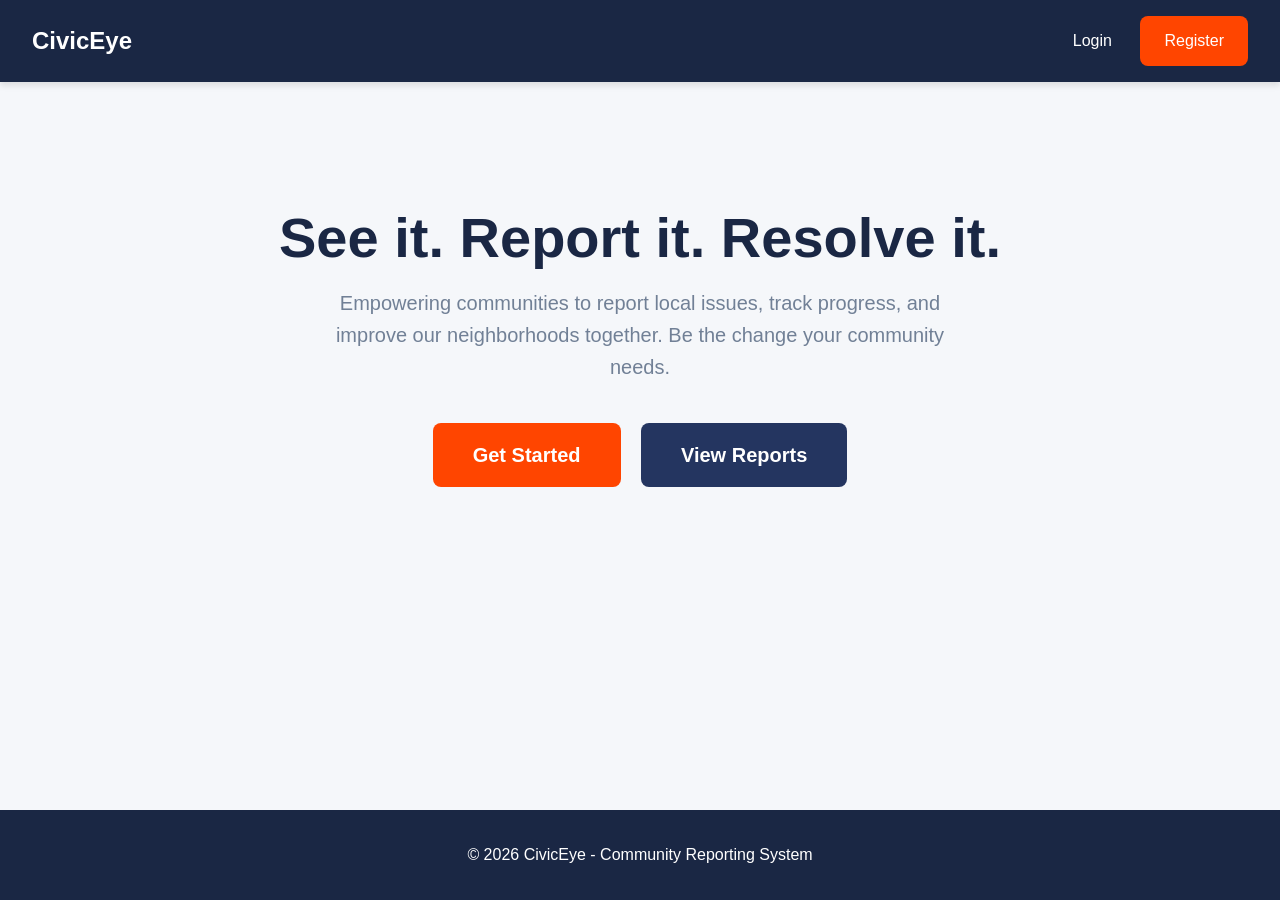
<file: index.html>
<!DOCTYPE html>
<html lang="en">

<head>
    <meta charset="UTF-8">
    <meta name="viewport" content="width=device-width, initial-scale=1.0">
    <title>CivicEye - Community Reporting System</title>
    <link rel="stylesheet" href="css/style.css">
</head>

<body>
    <nav class="navbar">
        <a href="index.html" class="logo">CivicEye</a>
        <div class="nav-links">
            <a href="login.html">Login</a>
            <a href="register.html" class="btn">Register</a>
        </div>
    </nav>

    <div class="container" style="text-align: center; margin-top: 10vh;">
        <h1 style="font-size: 3.5rem; color: var(--navy); margin-bottom: 1rem; line-height: 1.2;">See it. Report it.
            Resolve it.</h1>
        <p
            style="font-size: 1.25rem; color: var(--muted); margin-bottom: 2.5rem; max-width: 650px; margin-left: auto; margin-right: auto;">
            Empowering communities to report local issues, track progress, and improve our neighborhoods together. Be
            the change your community needs.
        </p>
        <div>
            <a href="register.html" class="btn"
                style="font-size: 1.25rem; padding: 1rem 2.5rem; margin-right: 1rem;">Get Started</a>
            <a href="dashboard.php" class="btn btn-secondary" style="font-size: 1.25rem; padding: 1rem 2.5rem;">View
                Reports</a>
        </div>
    </div>

    <footer>
        <p>&copy; 2026 CivicEye - Community Reporting System</p>
    </footer>
    <script src="js/script.js"></script>
</body>

</html>
</file>
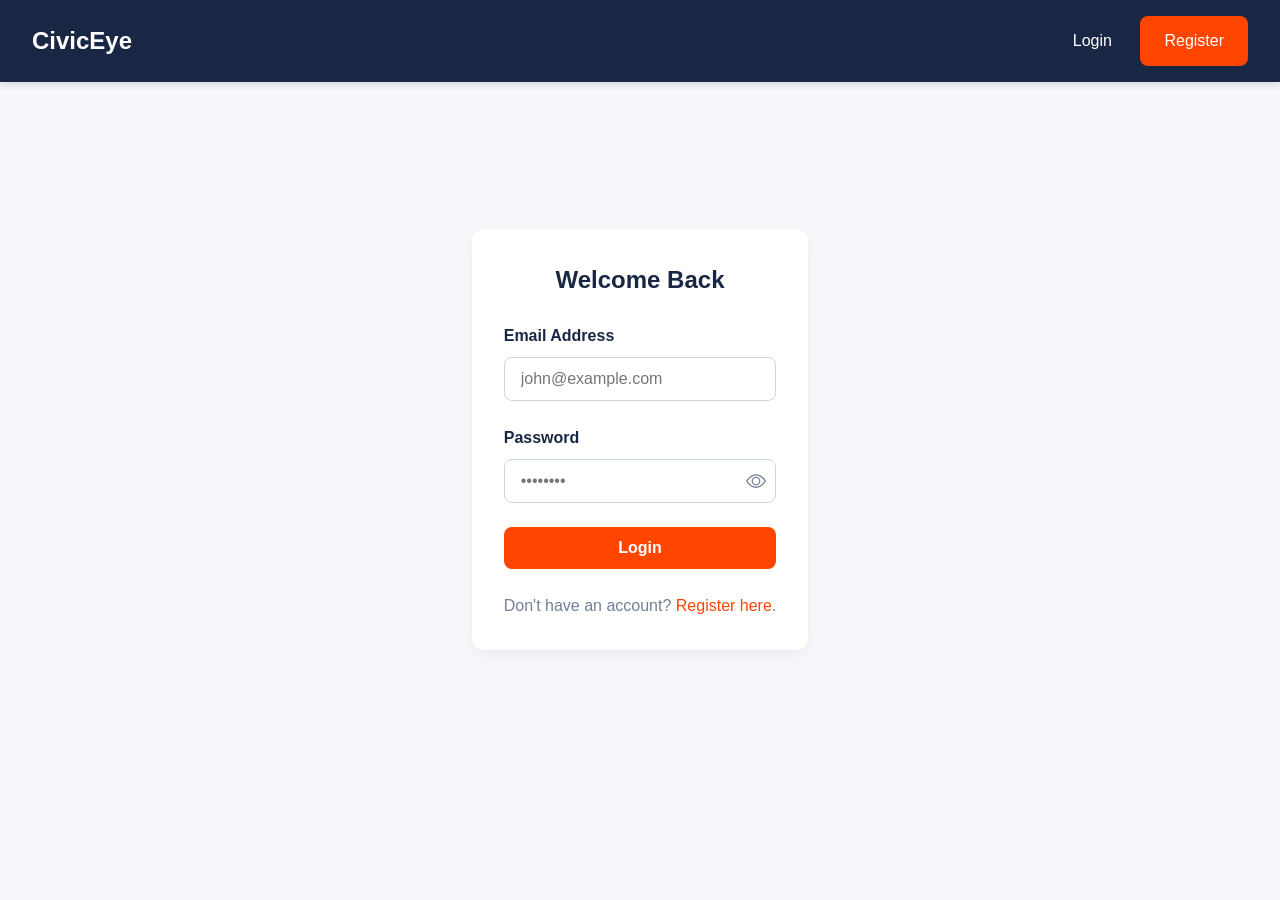
<file: login.html>
<!DOCTYPE html>
<html lang="en">
<head>
    <meta charset="UTF-8">
    <meta name="viewport" content="width=device-width, initial-scale=1.0">
    <title>Login - CivicEye</title>
    <link rel="stylesheet" href="css/style.css">
</head>
<body>
    <nav class="navbar">
        <a href="index.php" class="logo">CivicEye</a>
        <div class="nav-links">
            <a href="login.php">Login</a>
            <a href="register.php" class="btn">Register</a>
        </div>
    </nav>

    <div class="container auth-wrapper">
        <div class="card auth-card">
            <h2 style="text-align: center; margin-bottom: 1.5rem;">Welcome Back</h2>
            
            <form action="login.php" method="POST">
                <div class="form-group">
                    <label for="email">Email Address</label>
                    <input type="email" id="email" name="email" required placeholder="john@example.com">
                </div>
                
                <div class="form-group password-group">
                    <label for="password">Password</label>
                    <div class="password-wrapper">
                        <input type="password" id="password" name="password" required placeholder="••••••••">
                        <button type="button" class="eye-toggle" aria-label="Toggle password visibility">
                            <svg xmlns="http://www.w3.org/2000/svg" width="20" height="20" fill="currentColor" viewBox="0 0 16 16">
                                <path d="M16 8s-3-5.5-8-5.5S0 8 0 8s3 5.5 8 5.5S16 8 16 8zM1.173 8a13.133 13.133 0 0 1 1.66-2.043C4.12 4.668 5.88 3.5 8 3.5c2.12 0 3.879 1.168 5.168 2.457A13.133 13.133 0 0 1 14.828 8c-.058.087-.122.183-.195.288-.335.48-.83 1.12-1.465 1.755C11.879 11.332 10.119 12.5 8 12.5c-2.12 0-3.879-1.168-5.168-2.457A13.134 13.134 0 0 1 1.172 8z"/>
                                <path d="M8 5.5a2.5 2.5 0 1 0 0 5 2.5 2.5 0 0 0 0-5zM4.5 8a3.5 3.5 0 1 1 7 0 3.5 3.5 0 0 1-7 0z"/>
                            </svg>
                        </button>
                    </div>
                </div>
                
                <button type="submit" class="btn" style="width: 100%;">Login</button>
                
                <p style="text-align: center; margin-top: 1.5rem; color: var(--muted);">
                    Don't have an account? <a href="register.php">Register here</a>.
                </p>
            </form>
        </div>
    </div>

    <script src="js/script.js"></script>
</body>
</html>
</file>
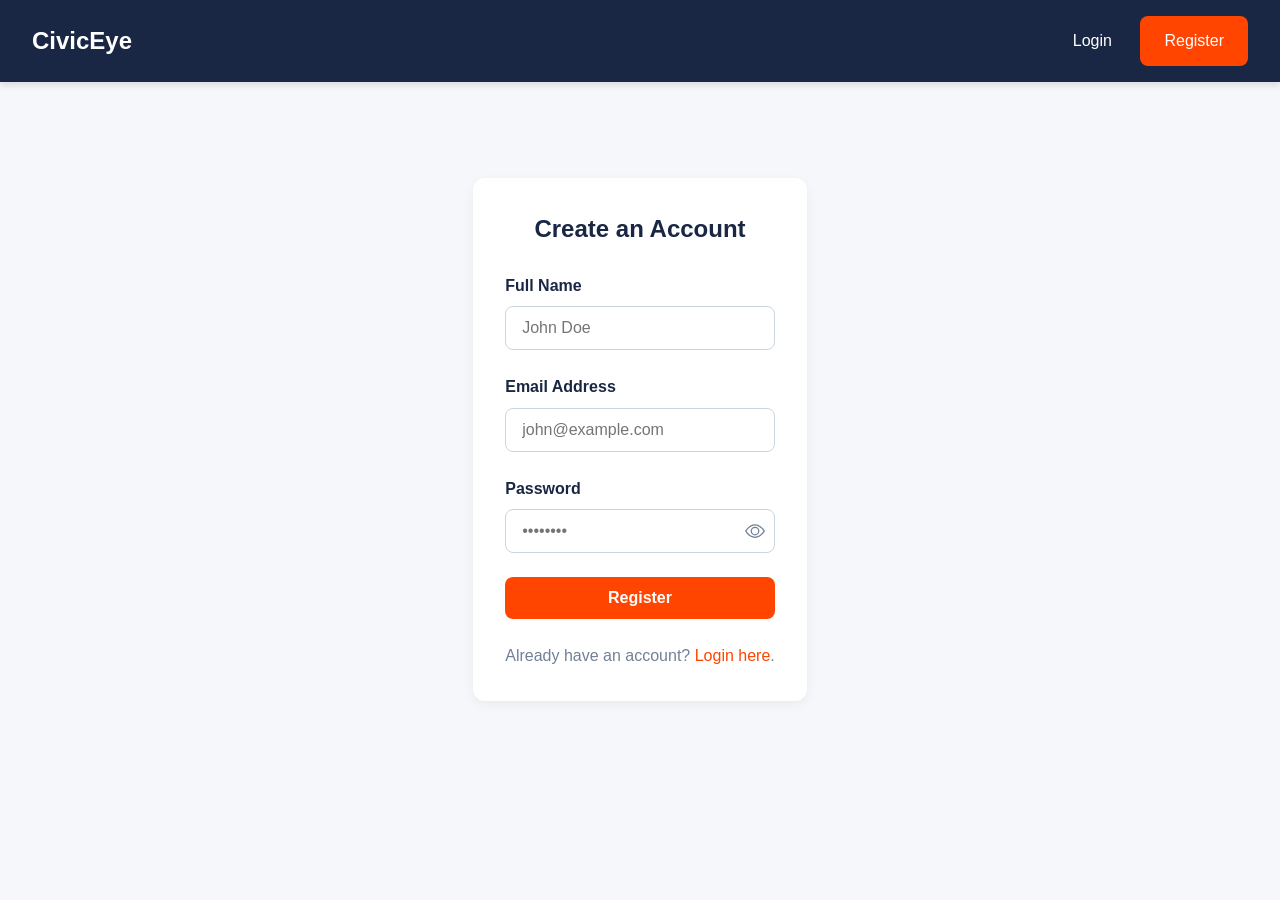
<file: register.html>
<!DOCTYPE html>
<html lang="en">

<head>
    <meta charset="UTF-8">
    <meta name="viewport" content="width=device-width, initial-scale=1.0">
    <title>Register - CivicEye</title>
    <link rel="stylesheet" href="css/style.css">
</head>

<body>
    <nav class="navbar">
        <a href="index.php" class="logo">CivicEye</a>
        <div class="nav-links">
            <a href="login.php">Login</a>
            <a href="register.php" class="btn">Register</a>
        </div>
    </nav>

    <div class="container auth-wrapper">
        <div class="card auth-card">
            <h2 style="text-align: center; margin-bottom: 1.5rem;">Create an Account</h2>

            <form action="register.php" method="POST">
                <div class="form-group">
                    <label for="name">Full Name</label>
                    <input type="text" id="name" name="name" required placeholder="John Doe">
                </div>

                <div class="form-group">
                    <label for="email">Email Address</label>
                    <input type="email" id="email" name="email" required placeholder="john@example.com">
                </div>

                <div class="form-group password-group">
                    <label for="password">Password</label>
                    <div class="password-wrapper">
                        <input type="password" id="password" name="password" required placeholder="••••••••">
                        <button type="button" class="eye-toggle" aria-label="Toggle password visibility">
                            <svg xmlns="http://www.w3.org/2000/svg" width="20" height="20" fill="currentColor"
                                viewBox="0 0 16 16">
                                <path
                                    d="M16 8s-3-5.5-8-5.5S0 8 0 8s3 5.5 8 5.5S16 8 16 8zM1.173 8a13.133 13.133 0 0 1 1.66-2.043C4.12 4.668 5.88 3.5 8 3.5c2.12 0 3.879 1.168 5.168 2.457A13.133 13.133 0 0 1 14.828 8c-.058.087-.122.183-.195.288-.335.48-.83 1.12-1.465 1.755C11.879 11.332 10.119 12.5 8 12.5c-2.12 0-3.879-1.168-5.168-2.457A13.134 13.134 0 0 1 1.172 8z" />
                                <path
                                    d="M8 5.5a2.5 2.5 0 1 0 0 5 2.5 2.5 0 0 0 0-5zM4.5 8a3.5 3.5 0 1 1 7 0 3.5 3.5 0 0 1-7 0z" />
                            </svg>
                        </button>
                    </div>
                </div>

                <button type="submit" class="btn" style="width: 100%;">Register</button>

                <p style="text-align: center; margin-top: 1.5rem; color: var(--muted);">
                    Already have an account? <a href="login.php">Login here</a>.
                </p>
            </form>
        </div>
    </div>

    <script src="js/script.js"></script>
</body>

</html>
</file>
<file: css/style.css>
/* style.css - CivicEye Design System */

:root {
    /* Primary Colors */
    --navy: #1A2744;
    --civic-orange: #FF4500;
    --snow: #F5F7FA;

    /* Navy Shades */
    --deep-navy: #0F1A30;
    --mid-navy: #243560;
    --slate: #2D3748;

    /* Orange Shades */
    --deep-orange: #CC3800;
    --light-orange: #FF6B35;

    /* Neutrals */
    --steel: #4A5568;
    --muted: #718096;
    --silver: #A0AEC0;
    --cloud: #CBD5E0;
    --frost: #EDF2F7;

    /* Status Colors */
    --status-resolved: #38A169;
    --status-in-progress: #3182CE;
    --status-pending: #D69E2E;
    --status-urgent: #E53E3E;
}

* {
    box-sizing: border-box;
    margin: 0;
    padding: 0;
}

body {
    font-family: 'Inter', 'Segoe UI', Roboto, Helvetica, Arial, sans-serif;
    background-color: var(--snow);
    color: var(--slate);
    line-height: 1.6;
    display: flex;
    flex-direction: column;
    min-height: 100vh;
}

/* Typography */
h1,
h2,
h3,
h4,
h5,
h6 {
    color: var(--navy);
    margin-bottom: 1rem;
}

a {
    color: var(--civic-orange);
    text-decoration: none;
    transition: color 0.3s ease;
}

a:hover {
    color: var(--deep-orange);
}

/* Navbar */
.navbar {
    background-color: var(--navy);
    padding: 1rem 2rem;
    display: flex;
    justify-content: space-between;
    align-items: center;
    box-shadow: 0 4px 6px rgba(0, 0, 0, 0.1);
}

.navbar .logo {
    color: #fff;
    font-size: 1.5rem;
    font-weight: bold;
}

.navbar .nav-links a {
    color: #fff;
    margin-left: 1.5rem;
    font-weight: 500;
}

.navbar .nav-links a:hover {
    color: var(--civic-orange);
}

/* Buttons */
.btn {
    display: inline-block;
    background-color: var(--civic-orange);
    color: #fff;
    padding: 0.75rem 1.5rem;
    border: none;
    border-radius: 8px;
    /* Rounded corners */
    font-size: 1rem;
    font-weight: 600;
    cursor: pointer;
    transition: background-color 0.3s ease, transform 0.1s ease;
    text-align: center;
}

.btn:hover {
    background-color: var(--deep-orange);
    color: #fff;
}

.btn:active {
    transform: translateY(2px);
}

.btn-secondary {
    background-color: var(--mid-navy);
}

.btn-secondary:hover {
    background-color: var(--deep-navy);
}

/* Containers & Layouts */
.container {
    max-width: 1200px;
    margin: 0 auto;
    padding: 2rem;
}

/* Cards (Modern card-based layout) */
.card {
    background-color: #fff;
    border-radius: 12px;
    box-shadow: 0 4px 12px rgba(0, 0, 0, 0.05);
    /* Soft shadow */
    padding: 2rem;
    margin-bottom: 1.5rem;
    transition: transform 0.3s ease, box-shadow 0.3s ease;
}

.card:hover {
    transform: translateY(-5px);
    box-shadow: 0 8px 16px rgba(0, 0, 0, 0.1);
}

.card-title {
    font-size: 1.25rem;
    margin-bottom: 0.5rem;
}

.card-meta {
    font-size: 0.875rem;
    color: var(--muted);
    margin-bottom: 1rem;
}

/* Badges for Status */
.badge {
    display: inline-block;
    padding: 0.25rem 0.75rem;
    border-radius: 9999px;
    font-size: 0.75rem;
    font-weight: 700;
    color: #fff;
    text-transform: uppercase;
    letter-spacing: 0.5px;
}

.badge-resolved {
    background-color: var(--status-resolved);
}

.badge-in-progress {
    background-color: var(--status-in-progress);
}

.badge-pending {
    background-color: var(--status-pending);
}

.badge-urgent {
    background-color: var(--status-urgent);
}

/* Forms */
.form-group {
    margin-bottom: 1.5rem;
}

label {
    display: block;
    margin-bottom: 0.5rem;
    font-weight: 600;
    color: var(--navy);
}

input[type="text"],
input[type="email"],
input[type="password"],
select,
textarea {
    width: 100%;
    padding: 0.75rem 1rem;
    border: 1px solid var(--cloud);
    border-radius: 8px;
    /* Clean inputs */
    font-size: 1rem;
    font-family: inherit;
    transition: border-color 0.3s ease, box-shadow 0.3s ease;
}

input[type="text"]:focus,
input[type="email"]:focus,
input[type="password"]:focus,
select:focus,
textarea:focus {
    outline: none;
    border-color: var(--civic-orange);
    /* Focus highlight */
    box-shadow: 0 0 0 3px rgba(255, 69, 0, 0.2);
}

textarea {
    resize: vertical;
    min-height: 120px;
}

.password-wrapper {
    position: relative;
    display: flex;
    align-items: center;
}

.password-wrapper input {
    padding-right: 40px;
}

.eye-toggle {
    position: absolute;
    right: 10px;
    background: transparent;
    border: none;
    color: var(--muted);
    cursor: pointer;
    display: flex;
    align-items: center;
    justify-content: center;
    padding: 0;
}

.eye-toggle:hover {
    color: var(--navy);
}

.form-text {
    font-size: 0.875rem;
    color: var(--muted);
    margin-top: 0.25rem;
}

.alert {
    padding: 1rem;
    border-radius: 8px;
    margin-bottom: 1.5rem;
    font-weight: 500;
}

.alert-danger {
    background-color: #FED7D7;
    color: var(--status-urgent);
    border: 1px solid #FEB2B2;
}

.alert-success {
    background-color: #C6F6D5;
    color: var(--status-resolved);
    border: 1px solid #9AE6B4;
}

/* Footer */
footer {
    background-color: var(--navy);
    color: #fff;
    text-align: center;
    padding: 2rem;
    margin-top: auto;
}

/* Grid for Dashboard */
.reports-grid {
    display: grid;
    grid-template-columns: repeat(auto-fill, minmax(300px, 1fr));
    gap: 1.5rem;
}

.report-image {
    width: 100%;
    height: 200px;
    object-fit: cover;
    border-radius: 8px;
    margin-bottom: 1rem;
}

/* Auth Pages */
.auth-wrapper {
    display: flex;
    justify-content: center;
    align-items: center;
    min-height: calc(100vh - 160px);
    padding: 2rem 0;
}

.auth-card {
    width: 100%;
    max-width: 450px;
}

/* Responsive */
@media (max-width: 768px) {
    .navbar {
        flex-direction: column;
        gap: 1rem;
    }

    .nav-links {
        display: flex;
        flex-wrap: wrap;
        justify-content: center;
        gap: 1rem;
    }

    .navbar .nav-links a {
        margin-left: 0;
    }
}
</file>
